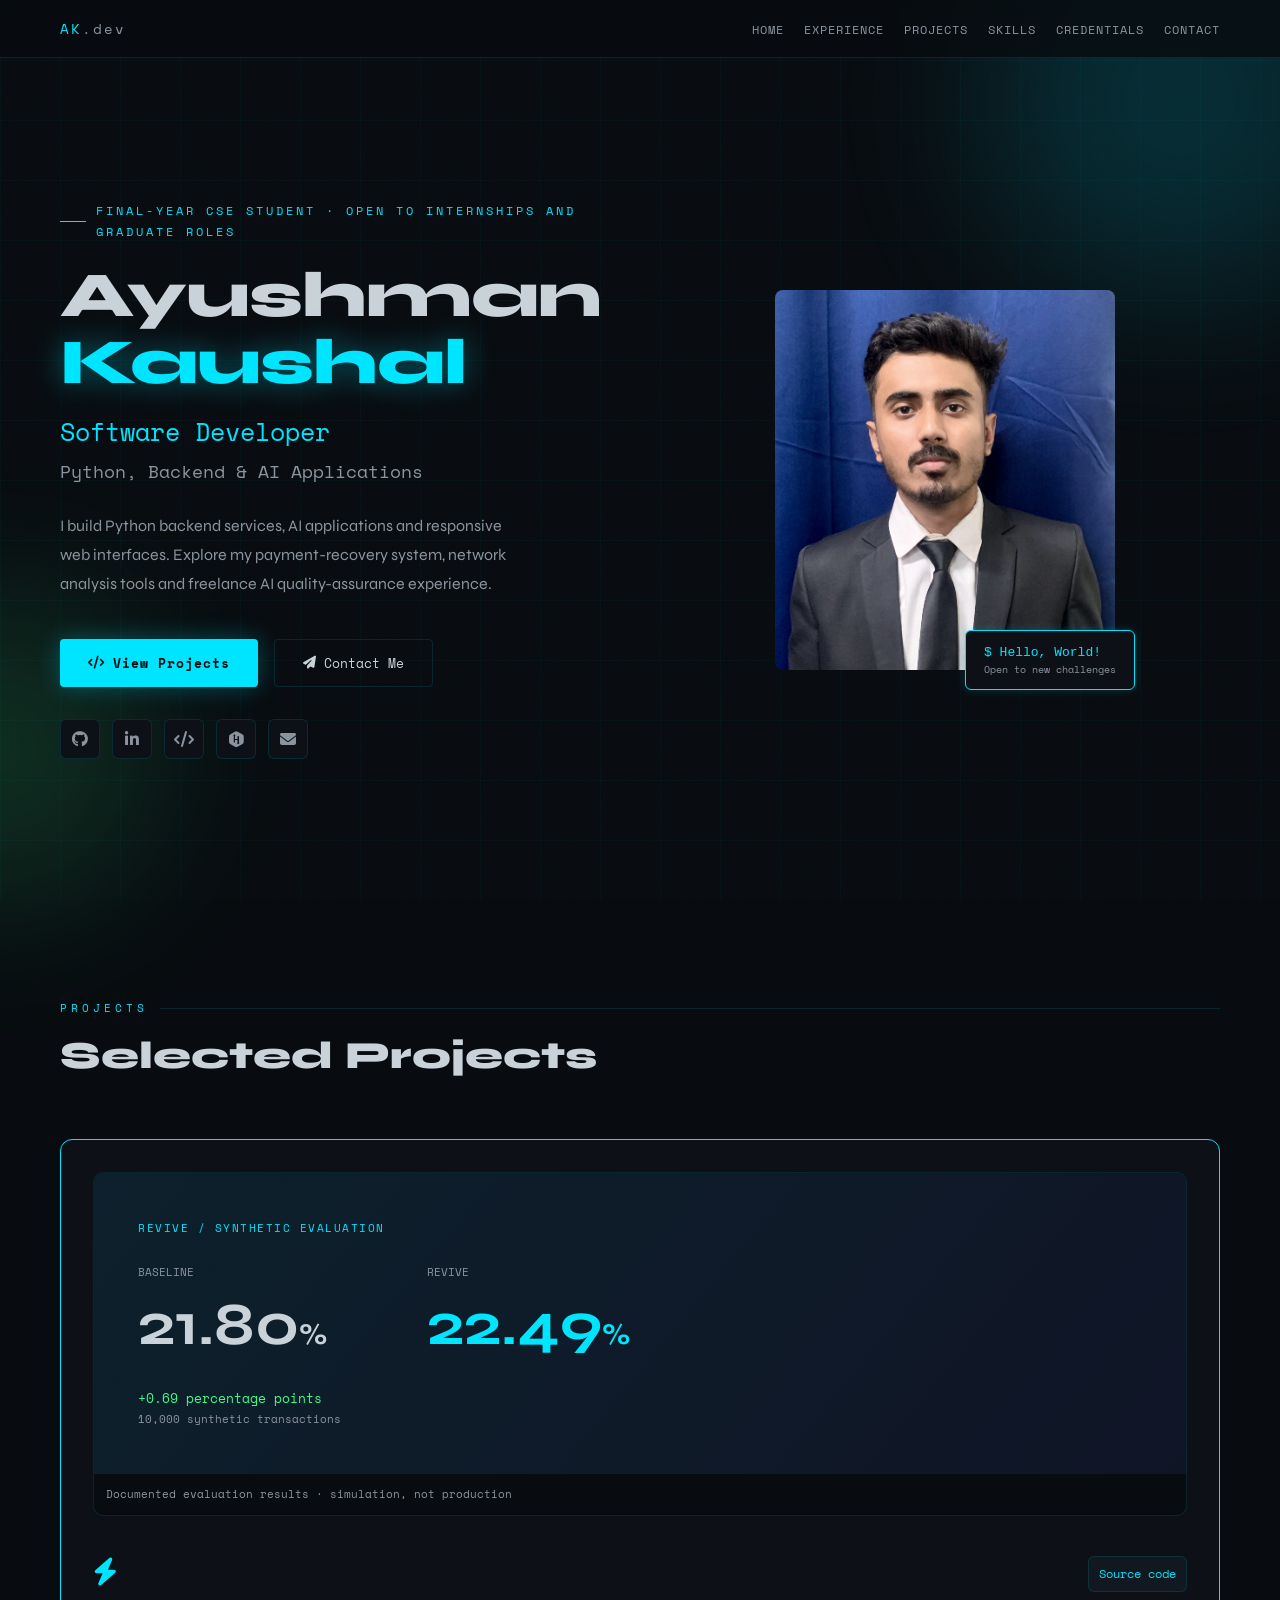
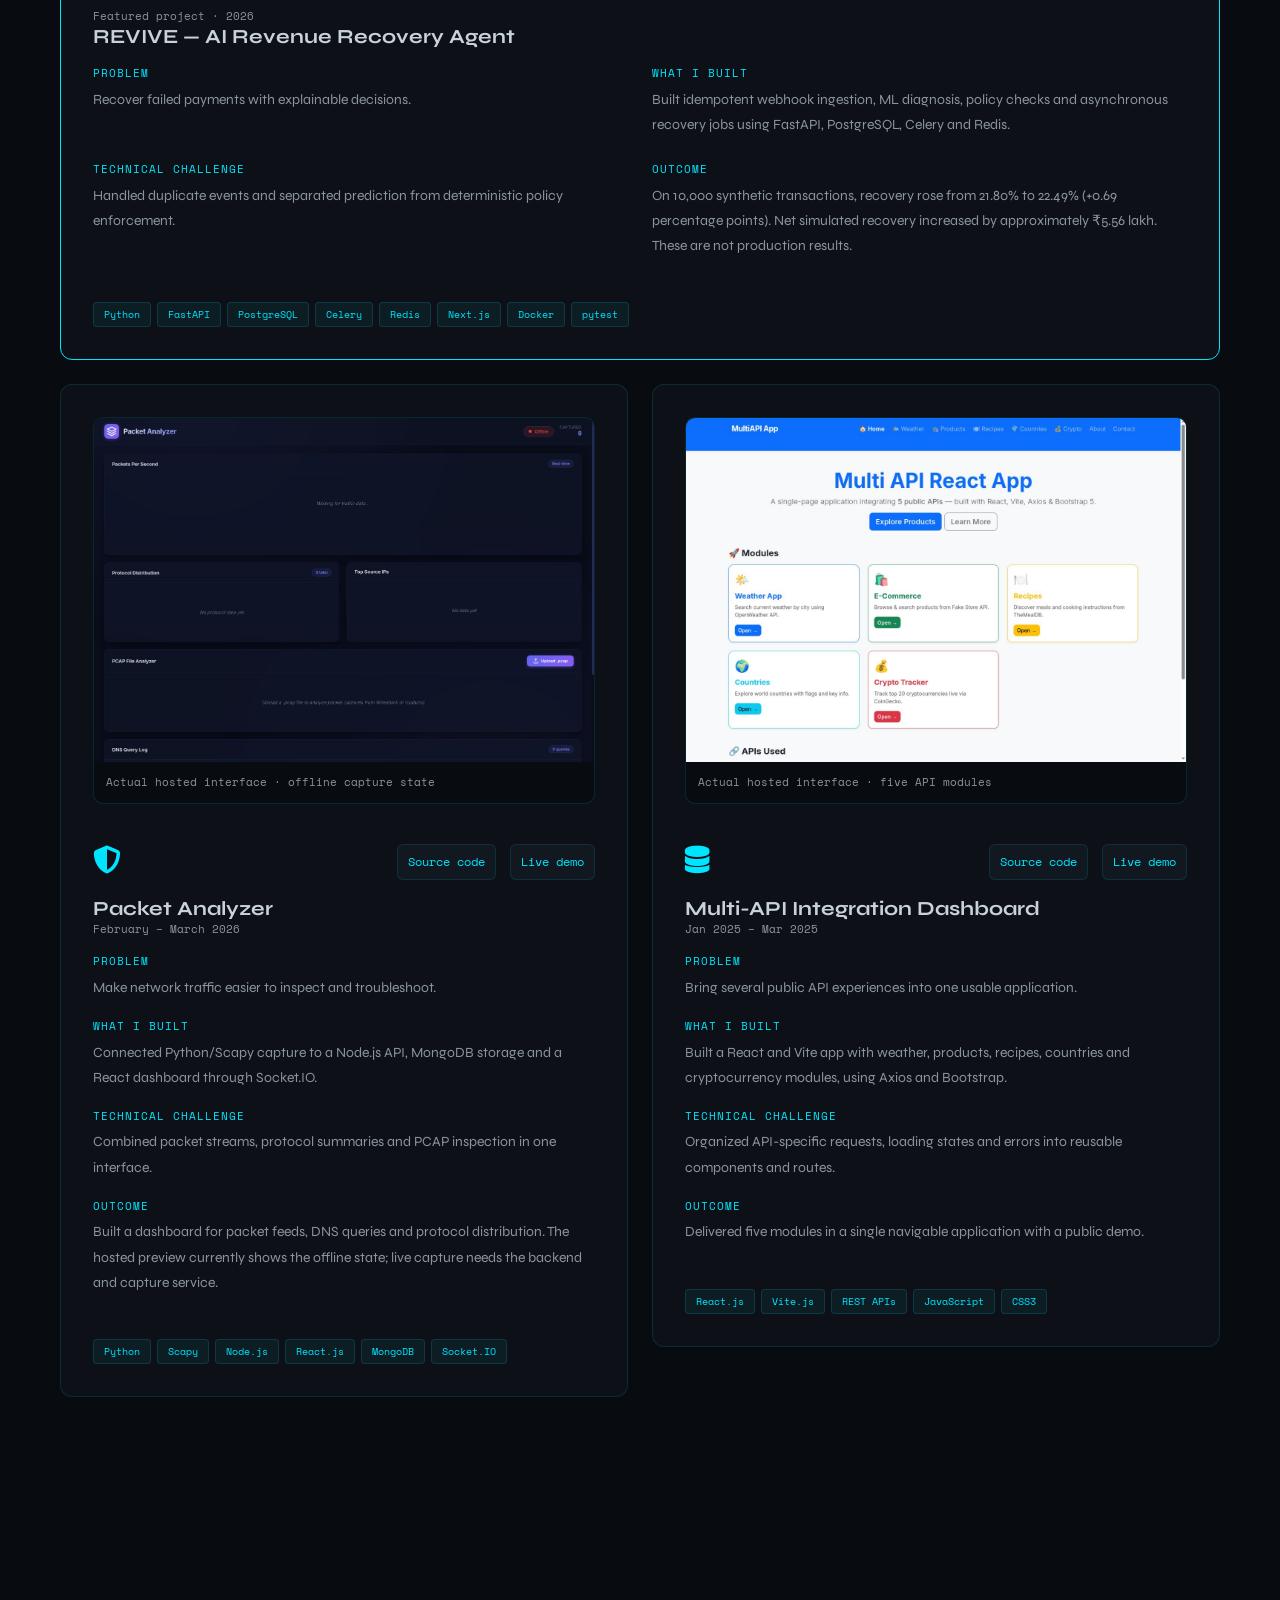
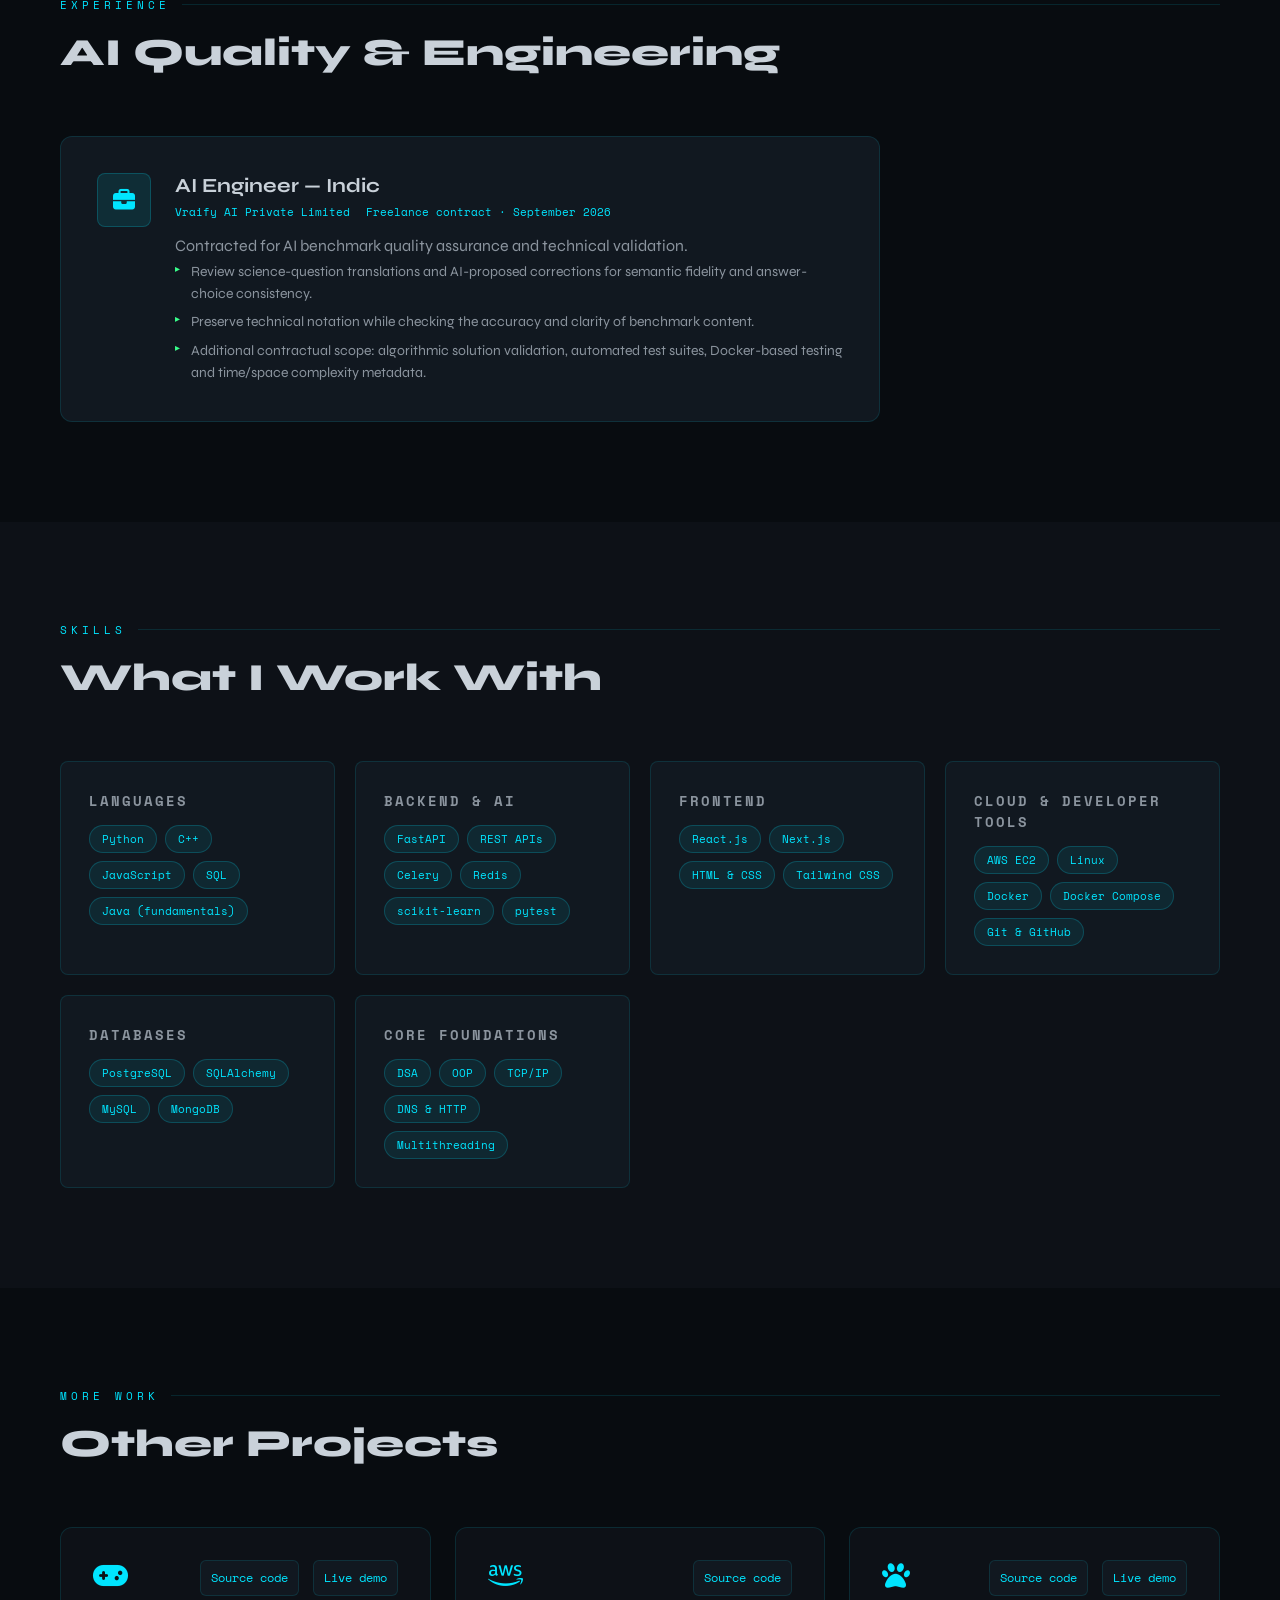
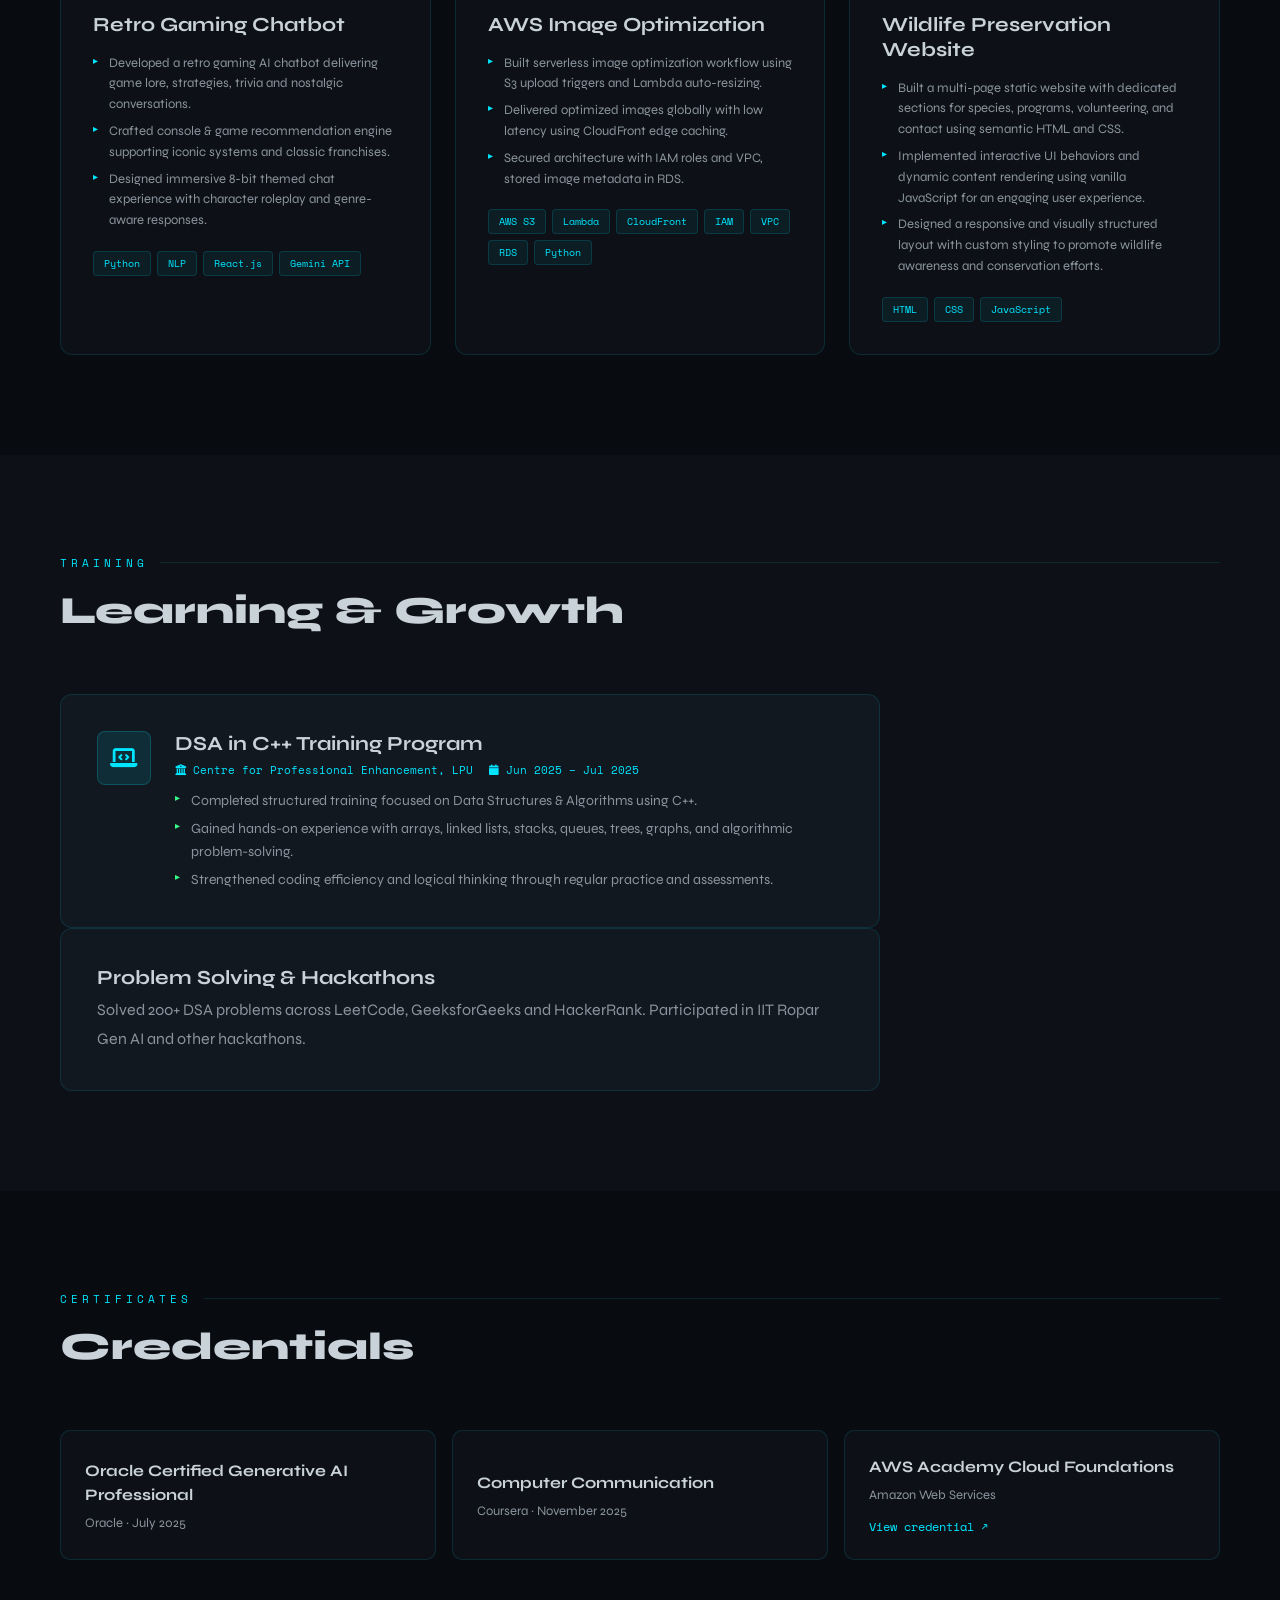
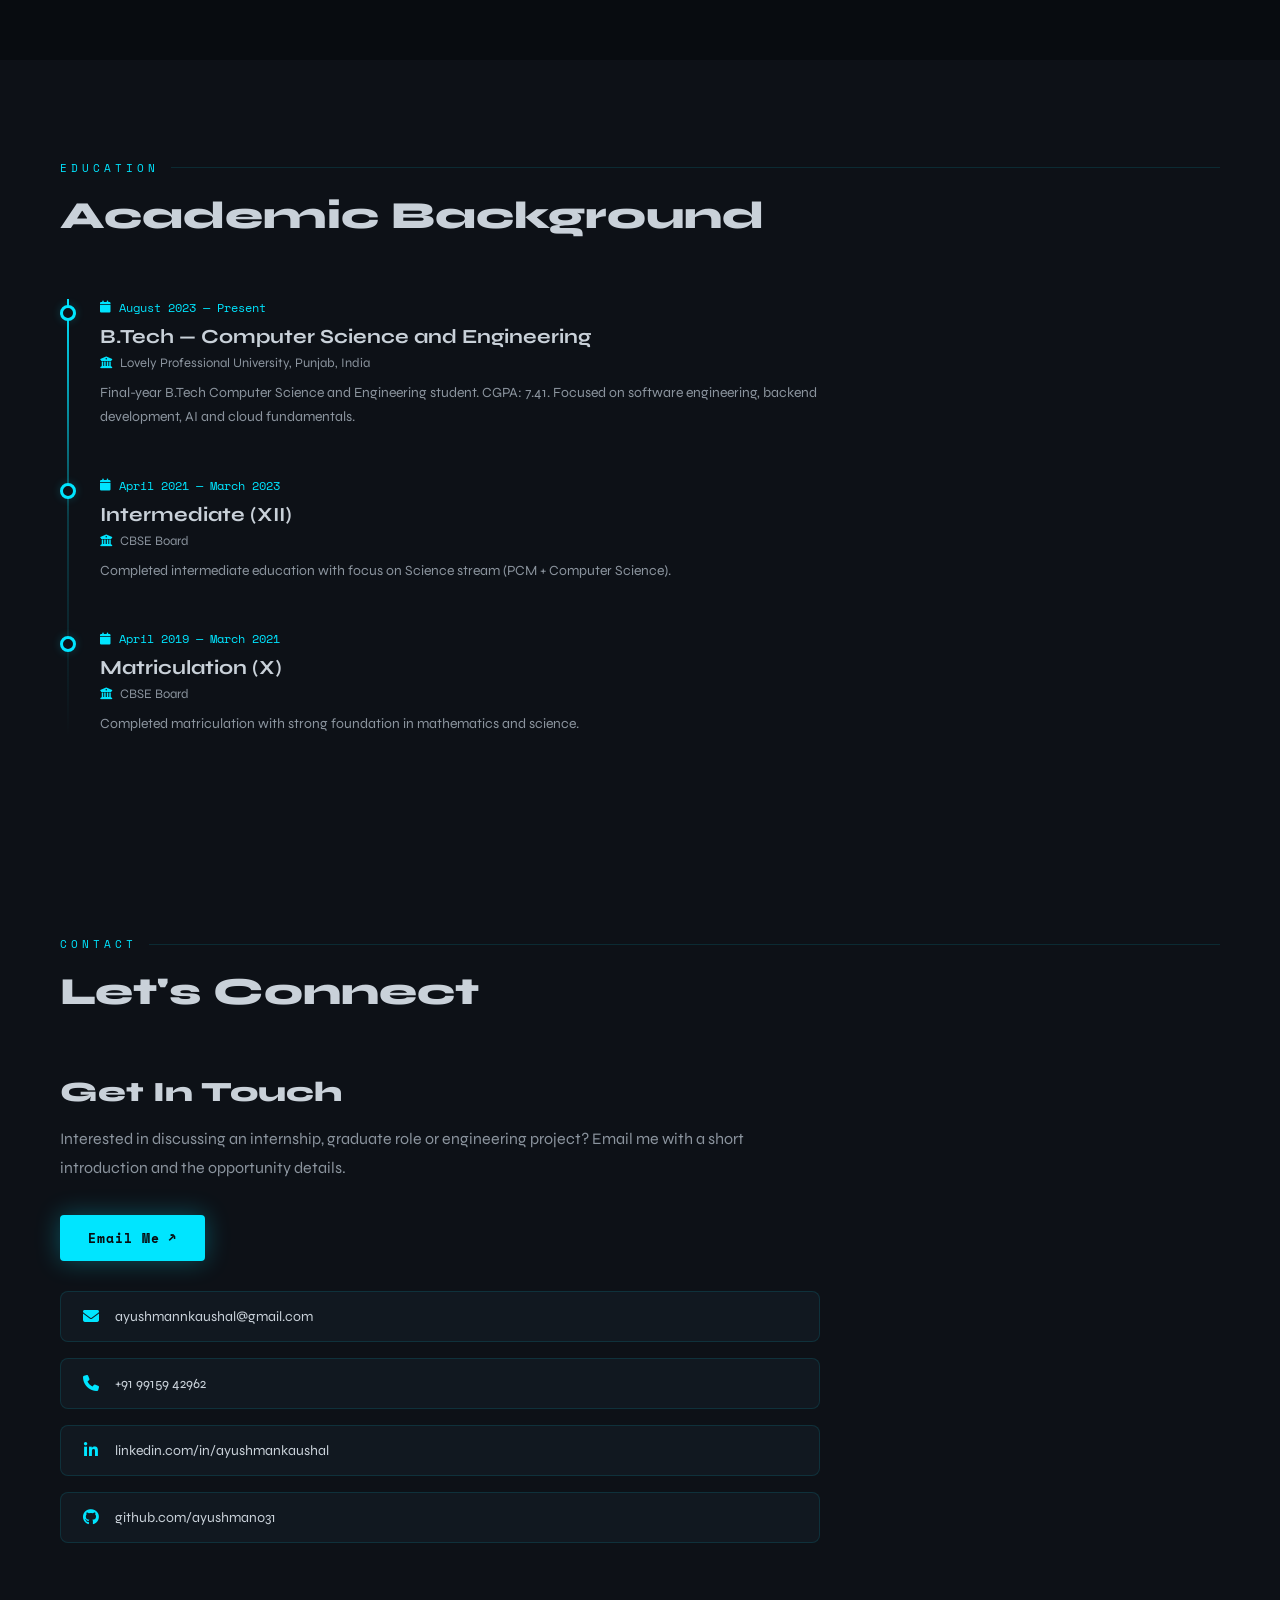
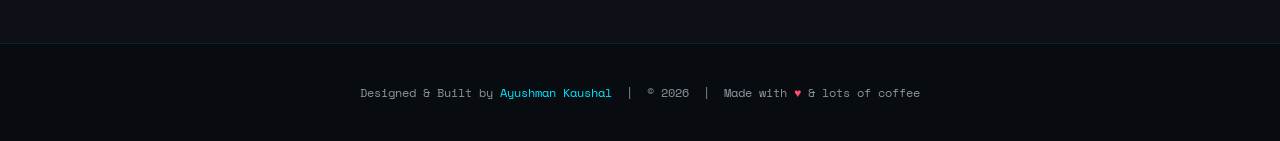
<file: index.html>
<!DOCTYPE html>

<html lang="en">
<head>
<meta charset="utf-8"/>
<meta content="width=device-width, initial-scale=1.0" name="viewport"/>
<title>Ayushman Kaushal | Software Developer · Backend &amp; AI</title>
<link href="https://fonts.googleapis.com" rel="preconnect"/>
<link href="https://fonts.googleapis.com/css2?family=Space+Mono:wght@400;700&amp;family=Syne:wght@400;600;700;800&amp;display=swap" rel="stylesheet"/>
<link href="https://cdnjs.cloudflare.com/ajax/libs/font-awesome/6.5.0/css/all.min.css" rel="stylesheet"/>
<link href="style.css" rel="stylesheet"/>
<meta content="Final-year CSE student building Python backends, AI applications and React interfaces. Explore selected projects, freelance experience and technical skills." name="description"/></head>
<body><a class="skip-link" href="#hero">Skip to content</a>
<!-- Floating Orbs -->
<div class="orb orb1"></div>
<div class="orb orb2"></div>
<nav id="navbar">
<div class="nav-logo">AK<span>.dev</span></div>
<ul class="nav-links" id="navLinks"><li><a href="#hero">Home</a></li><li><a href="#experience">Experience</a></li><li><a href="#projects">Projects</a></li><li><a href="#skills">Skills</a></li><li><a href="#certificates">Credentials</a></li><li><a href="#contact">Contact</a></li></ul>
<button aria-controls="navLinks" aria-expanded="false" aria-label="Toggle navigation" class="hamburger" id="hamburger" onclick="toggleMenu()" type="button">
<span></span>
<span></span>
<span></span>
</button>
</nav>
<section id="hero">
<div class="hero-left">
<div class="hero-tag">Final-year CSE student · Open to internships and graduate roles</div>
<h1 class="hero-name">
<span class="first">Ayushman<br/></span>
<span class="last">Kaushal</span>
</h1>
<p class="hero-role">Software Developer <span class="role-detail">Python, Backend &amp; AI Applications</span></p>
<p class="hero-desc">I build Python backend services, AI applications and responsive web interfaces. Explore my payment-recovery system, network analysis tools and freelance AI quality-assurance experience.</p>
<div class="hero-cta">
<a class="btn-primary" href="#projects">
<i class="fas fa-code"></i> View Projects
        </a>
<a class="btn-outline" href="#contact">
<i class="fas fa-paper-plane"></i> Contact Me
        </a>
</div>
<div class="hero-social">
<a class="social-link" href="https://github.com/ayushman031" rel="noopener noreferrer" target="_blank" title="GitHub">
<i class="fab fa-github"></i>
</a>
<a class="social-link" href="https://www.linkedin.com/in/ayushmankaushal/" rel="noopener noreferrer" target="_blank" title="LinkedIn">
<i class="fab fa-linkedin-in"></i>
</a>
<a class="social-link" href="https://leetcode.com/u/ayushmankaushal028/" rel="noopener noreferrer" target="_blank" title="LeetCode">
<i class="fas fa-code"></i>
</a>
<a class="social-link" href="https://www.hackerrank.com/profile/ayushmannkaushal" rel="noopener noreferrer" target="_blank" title="HackerRank">
<i class="fab fa-hackerrank"></i>
</a>
<a class="social-link" href="mailto:ayushmannkaushal@gmail.com" title="Email">
<i class="fas fa-envelope"></i>
</a>
</div>
</div>
<div class="hero-right">
<div class="photo-frame">
<img alt="Ayushman Kaushal" src="pfp.jpg"/>
<div class="photo-badge">
<code style="color:var(--cyan);font-size:13px;">$ Hello, World!</code>
<span>Open to new challenges</span>
</div>
</div>
</div>
</section><section id="projects">
<div class="section-label">Projects</div>
<h2 class="section-title">Selected Projects</h2>
<div class="projects-grid"><article class="project-card reveal featured-project"><figure class="project-preview"><div aria-label="Synthetic evaluation on ten thousand transactions: baseline recovery 21.80 percent, REVIVE 22.49 percent, an improvement of 0.69 percentage points." class="evaluation-visual" role="img"><span class="visual-kicker">REVIVE / SYNTHETIC EVALUATION</span><div class="evaluation-values"><div><small>BASELINE</small><strong>21.80<span>%</span></strong></div><div><small>REVIVE</small><strong>22.49<span>%</span></strong></div></div><div class="evaluation-delta">+0.69 percentage points <span>10,000 synthetic transactions</span></div></div><figcaption>Documented evaluation results · simulation, not production</figcaption></figure><div class="project-top"><div class="project-icon"><i class="fas fa-bolt"></i></div><div class="project-links"><a aria-label="Source code for REVIVE — AI Revenue Recovery Agent" href="https://github.com/ayushman031/revive-ai" rel="noopener noreferrer" target="_blank" title="REVIVE source code">Source code</a></div></div><div><div class="project-period">Featured project · 2026</div><h3>REVIVE — AI Revenue Recovery Agent</h3></div><dl class="case-study"><div><dt>Problem</dt><dd>Recover failed payments with explainable decisions.</dd></div><div><dt>What I built</dt><dd>Built idempotent webhook ingestion, ML diagnosis, policy checks and asynchronous recovery jobs using FastAPI, PostgreSQL, Celery and Redis.</dd></div><div><dt>Technical challenge</dt><dd>Handled duplicate events and separated prediction from deterministic policy enforcement.</dd></div><div><dt>Outcome</dt><dd>On 10,000 synthetic transactions, recovery rose from 21.80% to 22.49% (+0.69 percentage points). Net simulated recovery increased by approximately ₹5.56 lakh. These are not production results.</dd></div></dl><div class="tech-stack"><span class="tech-badge">Python</span><span class="tech-badge">FastAPI</span><span class="tech-badge">PostgreSQL</span><span class="tech-badge">Celery</span><span class="tech-badge">Redis</span><span class="tech-badge">Next.js</span><span class="tech-badge">Docker</span><span class="tech-badge">pytest</span></div></article><div class="project-card reveal"><figure class="project-preview"><a aria-label="Open full packet-analyzer screenshot" href="assets/packet-analyzer.jpg" rel="noopener noreferrer" target="_blank"><img alt="Packet Analyzer dashboard showing its offline state" height="932" loading="lazy" src="assets/packet-analyzer.jpg" width="1357"/></a><figcaption>Actual hosted interface · offline capture state</figcaption></figure>
<div class="project-top">
<div class="project-icon"><i class="fas fa-shield-halved"></i></div>
<div class="project-links">
<a aria-label="Source code for Packet Analyzer" href="https://github.com/ayushman031/packet-analyzer" rel="noopener noreferrer" target="_blank" title="GitHub">Source code</a>
<a aria-label="Live demo for Packet Analyzer" href="https://packet-analyzer-three.vercel.app/" rel="noopener noreferrer" target="_blank" title="Live">Live demo</a>
</div>
</div>
<div>
<h3>Packet Analyzer</h3>
<div class="project-period">February – March 2026</div>
</div>
<dl class="case-study"><div><dt>Problem</dt><dd>Make network traffic easier to inspect and troubleshoot.</dd></div><div><dt>What I built</dt><dd>Connected Python/Scapy capture to a Node.js API, MongoDB storage and a React dashboard through Socket.IO.</dd></div><div><dt>Technical challenge</dt><dd>Combined packet streams, protocol summaries and PCAP inspection in one interface.</dd></div><div><dt>Outcome</dt><dd>Built a dashboard for packet feeds, DNS queries and protocol distribution. The hosted preview currently shows the offline state; live capture needs the backend and capture service.</dd></div></dl><div class="tech-stack">
<span class="tech-badge">Python</span>
<span class="tech-badge">Scapy</span>
<span class="tech-badge">Node.js</span>
<span class="tech-badge">React.js</span>
<span class="tech-badge">MongoDB</span>
<span class="tech-badge">Socket.IO</span>
</div>
</div><div class="project-card reveal"><figure class="project-preview"><a aria-label="Open full multi-api screenshot" href="assets/multi-api.jpg" rel="noopener noreferrer" target="_blank"><img alt="Multi API React App homepage with five API modules" height="926" loading="lazy" src="assets/multi-api.jpg" width="1348"/></a><figcaption>Actual hosted interface · five API modules</figcaption></figure>
<div class="project-top">
<div class="project-icon"><i class="fa-solid fa-database"></i></div>
<div class="project-links">
<a aria-label="Source code for Multi-API Integration Dashboard" href="https://github.com/ayushman031/multi-api-react-app" rel="noopener noreferrer" target="_blank" title="GitHub">Source code</a>
<a aria-label="Live demo for Multi-API Integration Dashboard" href="https://multi-api-react-app.vercel.app/" rel="noopener noreferrer" target="_blank" title="Live">Live demo</a>
</div>
</div>
<div>
<h3>Multi-API Integration Dashboard</h3>
<div class="project-period">Jan 2025 – Mar 2025</div>
</div>
<dl class="case-study"><div><dt>Problem</dt><dd>Bring several public API experiences into one usable application.</dd></div><div><dt>What I built</dt><dd>Built a React and Vite app with weather, products, recipes, countries and cryptocurrency modules, using Axios and Bootstrap.</dd></div><div><dt>Technical challenge</dt><dd>Organized API-specific requests, loading states and errors into reusable components and routes.</dd></div><div><dt>Outcome</dt><dd>Delivered five modules in a single navigable application with a public demo.</dd></div></dl><div class="tech-stack">
<span class="tech-badge">React.js</span>
<span class="tech-badge">Vite.js</span>
<span class="tech-badge">REST APIs</span>
<span class="tech-badge">JavaScript</span>
<span class="tech-badge">CSS3</span>
</div>
</div></div>
</section><section id="experience"><div class="section-label">Experience</div><h2 class="section-title">AI Quality &amp; Engineering</h2><div class="training-card reveal"><div class="training-icon"><i class="fas fa-briefcase"></i></div><div><h3>AI Engineer — Indic</h3><div class="training-meta"><span>Vraify AI Private Limited</span><span>Freelance contract · September 2026</span></div><p>Contracted for AI benchmark quality assurance and technical validation.</p><ul><li>Review science-question translations and AI-proposed corrections for semantic fidelity and answer-choice consistency.</li><li>Preserve technical notation while checking the accuracy and clarity of benchmark content.</li><li>Additional contractual scope: algorithmic solution validation, automated test suites, Docker-based testing and time/space complexity metadata.</li></ul></div></div></section>
<section id="skills">
<div class="section-label">Skills</div>
<h2 class="section-title">What I Work With</h2>
<div class="skills-grid"><div class="skill-card reveal"><h4>Languages</h4><div class="skill-tags"><span class="skill-tag">Python</span><span class="skill-tag">C++</span><span class="skill-tag">JavaScript</span><span class="skill-tag">SQL</span><span class="skill-tag">Java (fundamentals)</span></div></div><div class="skill-card reveal"><h4>Backend &amp; AI</h4><div class="skill-tags"><span class="skill-tag">FastAPI</span><span class="skill-tag">REST APIs</span><span class="skill-tag">Celery</span><span class="skill-tag">Redis</span><span class="skill-tag">scikit-learn</span><span class="skill-tag">pytest</span></div></div><div class="skill-card reveal"><h4>Frontend</h4><div class="skill-tags"><span class="skill-tag">React.js</span><span class="skill-tag">Next.js</span><span class="skill-tag">HTML &amp; CSS</span><span class="skill-tag">Tailwind CSS</span></div></div><div class="skill-card reveal"><h4>Cloud &amp; Developer Tools</h4><div class="skill-tags"><span class="skill-tag">AWS EC2</span><span class="skill-tag">Linux</span><span class="skill-tag">Docker</span><span class="skill-tag">Docker Compose</span><span class="skill-tag">Git &amp; GitHub</span></div></div><div class="skill-card reveal"><h4>Databases</h4><div class="skill-tags"><span class="skill-tag">PostgreSQL</span><span class="skill-tag">SQLAlchemy</span><span class="skill-tag">MySQL</span><span class="skill-tag">MongoDB</span></div></div><div class="skill-card reveal"><h4>Core Foundations</h4><div class="skill-tags"><span class="skill-tag">DSA</span><span class="skill-tag">OOP</span><span class="skill-tag">TCP/IP</span><span class="skill-tag">DNS &amp; HTTP</span><span class="skill-tag">Multithreading</span></div></div></div>
</section><section id="other-projects"><div class="section-label">More Work</div><h2 class="section-title">Other Projects</h2><div class="projects-grid"><div class="project-card reveal">
<div class="project-top">
<div class="project-icon"><i class="fas fa-gamepad"></i></div>
<div class="project-links">
<a aria-label="Source code for Retro Gaming Chatbot" href="https://github.com/ayushman031/chatbot" rel="noopener noreferrer" target="_blank" title="GitHub">Source code</a>
<a aria-label="Live demo for Retro Gaming Chatbot" href="https://gsmingbot.vercel.app/" rel="noopener noreferrer" target="_blank" title="Live">Live demo</a>
</div>
</div>
<div>
<h3>Retro Gaming Chatbot</h3>
</div>
<ul>
<li>Developed a retro gaming AI chatbot delivering game lore, strategies, trivia and nostalgic conversations.
          </li>
<li>Crafted console &amp; game recommendation engine supporting iconic systems and classic franchises.</li>
<li>Designed immersive 8-bit themed chat experience with character roleplay and genre-aware responses.</li>
</ul>
<div class="tech-stack">
<span class="tech-badge">Python</span>
<span class="tech-badge">NLP</span>
<span class="tech-badge">React.js</span>
<span class="tech-badge">Gemini API</span>
</div>
</div><div class="project-card reveal">
<div class="project-top">
<div class="project-icon"><i class="fab fa-aws"></i></div>
<div class="project-links">
<a aria-label="Source code for AWS Image Optimization" href="https://github.com/ayushman031/img-optimization" rel="noopener noreferrer" target="_blank" title="GitHub">Source code</a>
</div>
</div>
<div>
<h3>AWS Image Optimization</h3>
</div>
<ul>
<li>Built serverless image optimization workflow using S3 upload triggers and Lambda auto-resizing.</li>
<li>Delivered optimized images globally with low latency using CloudFront edge caching.</li>
<li>Secured architecture with IAM roles and VPC, stored image metadata in RDS.</li>
</ul>
<div class="tech-stack">
<span class="tech-badge">AWS S3</span>
<span class="tech-badge">Lambda</span>
<span class="tech-badge">CloudFront</span>
<span class="tech-badge">IAM</span>
<span class="tech-badge">VPC</span>
<span class="tech-badge">RDS</span>
<span class="tech-badge">Python</span>
</div>
</div><div class="project-card reveal">
<div class="project-top">
<div class="project-icon"><i class="fa-solid fa-paw"></i></div>
<div class="project-links">
<a aria-label="Source code for Wildlife Preservation Website" href="https://github.com/ayushman031/wildlife-preservation" rel="noopener noreferrer" target="_blank" title="GitHub">Source code</a>
<a aria-label="Live demo for Wildlife Preservation Website" href="https://wildlifeindia.netlify.app/" rel="noopener noreferrer" target="_blank" title="Live">Live demo</a>
</div>
</div>
<div>
<h3>Wildlife Preservation Website</h3>
</div>
<ul>
<li>Built a multi-page static website with dedicated sections for species, programs, volunteering, and contact
            using semantic HTML and CSS.</li>
<li>Implemented interactive UI behaviors and dynamic content rendering using vanilla JavaScript for an
            engaging user experience.</li>
<li>Designed a responsive and visually structured layout with custom styling to promote wildlife awareness and
            conservation efforts.</li>
</ul>
<div class="tech-stack">
<span class="tech-badge">HTML</span>
<span class="tech-badge">CSS</span>
<span class="tech-badge">JavaScript</span>
</div>
</div></div></section>

<section id="training">
<div class="section-label">Training</div>
<h2 class="section-title">Learning &amp; Growth</h2>
<div class="training-card reveal">
<div class="training-icon"><i class="fas fa-laptop-code"></i></div>
<div>
<h3>DSA in C++ Training Program</h3>
<div class="training-meta">
<span><i class="fas fa-university"></i> Centre for Professional Enhancement, LPU</span>
<span><i class="fas fa-calendar"></i> Jun 2025 – Jul 2025</span>
</div>
<ul>
<li>Completed structured training focused on Data Structures &amp; Algorithms using C++.</li>
<li>Gained hands-on experience with arrays, linked lists, stacks, queues, trees, graphs, and algorithmic
            problem-solving.</li>
<li>Strengthened coding efficiency and logical thinking through regular practice and assessments.</li>
</ul>
</div>
</div>
<div class="training-card reveal"><div><h3>Problem Solving &amp; Hackathons</h3><p>Solved 200+ DSA problems across LeetCode, GeeksforGeeks and HackerRank. Participated in IIT Ropar Gen AI and other hackathons.</p></div></div></section>
<section id="certificates">
<div class="section-label">Certificates</div>
<h2 class="section-title">Credentials</h2>
<div class="certs-grid"><article class="cert-card reveal"><div><h3>Oracle Certified Generative AI Professional</h3><p>Oracle · July 2025</p></div></article><article class="cert-card reveal"><div><h3>Computer Communication</h3><p>Coursera · November 2025</p></div></article><article class="cert-card reveal"><div><h3>AWS Academy Cloud Foundations</h3><p>Amazon Web Services</p><a class="credential-link" href="https://www.credly.com/badges/ceba41ea-c266-4e83-8a52-253b212b01d8/" rel="noopener noreferrer" target="_blank">View credential ↗</a></div></article></div>
</section>
<section id="education">
<div class="section-label">Education</div>
<h2 class="section-title">Academic Background</h2>
<div class="education-timeline">
<div class="edu-item reveal">
<div class="edu-marker"></div>
<div class="edu-content">
<div class="edu-date"><i class="fas fa-calendar"></i> August 2023 — Present</div>
<h3>B.Tech — Computer Science and Engineering</h3>
<p class="edu-place"><i class="fas fa-university"></i> Lovely Professional University, Punjab, India</p>
<p class="edu-desc">Final-year B.Tech Computer Science and Engineering student. CGPA: 7.41. Focused on software engineering, backend development, AI and cloud fundamentals.</p>
</div>
</div>
<div class="edu-item reveal">
<div class="edu-marker"></div>
<div class="edu-content">
<div class="edu-date"><i class="fas fa-calendar"></i> April 2021 — March 2023</div>
<h3>Intermediate (XII)</h3>
<p class="edu-place"><i class="fas fa-university"></i> CBSE Board</p>
<p class="edu-desc">Completed intermediate education with focus on Science stream (PCM + Computer Science).</p>
</div>
</div>
<div class="edu-item reveal">
<div class="edu-marker"></div>
<div class="edu-content">
<div class="edu-date"><i class="fas fa-calendar"></i> April 2019 — March 2021</div>
<h3>Matriculation (X)</h3>
<p class="edu-place"><i class="fas fa-university"></i> CBSE Board</p>
<p class="edu-desc">Completed matriculation with strong foundation in mathematics and science.</p>
</div>
</div>
</div>
</section>
<section id="contact">
<div class="section-label">Contact</div>
<h2 class="section-title">Let's Connect</h2>
<div class="contact-inner direct-contact">
<div class="contact-info reveal">
<h3>Get In Touch</h3>
<p>Interested in discussing an internship, graduate role or engineering project? Email me with a short introduction and the opportunity details.</p><a class="btn-primary email-cta" href="mailto:ayushmannkaushal@gmail.com">Email Me <span aria-hidden="true">↗</span></a>
<div class="contact-items">
<div class="contact-item">
<i class="fas fa-envelope"></i>
<a href="mailto:ayushmannkaushal@gmail.com">ayushmannkaushal@gmail.com</a>
</div>
<div class="contact-item">
<i class="fas fa-phone"></i>
<a href="tel:+919915942962">+91 99159 42962</a>
</div>
<div class="contact-item">
<i class="fab fa-linkedin-in"></i>
<a href="https://www.linkedin.com/in/ayushmankaushal/" rel="noopener noreferrer" target="_blank">linkedin.com/in/ayushmankaushal</a>
</div>
<div class="contact-item">
<i class="fab fa-github"></i>
<a href="https://github.com/ayushman031" rel="noopener noreferrer" target="_blank">github.com/ayushman031</a>
</div>
</div>
</div>
</div>
</section>
<footer>
<p>
      Designed &amp; Built by <span>Ayushman Kaushal</span>
       |  © 2026
       |  Made with <span class="heart">♥</span> &amp; lots of coffee
    </p>
</footer>
<button aria-label="Back to top" id="btt" title="Back to top" type="button"><i class="fas fa-chevron-up"></i></button>
<!-- External JS -->
<script src="portfolio.js"></script>
</body>
</html>
</file>
<file: style.css>
:root {
  --bg: #080c10;
  --bg2: #0d1117;
  --bg3: #111820;
  --cyan: #00e5ff;
  --cyan2: #00b4cc;
  --green: #39ff8b;
  --yellow: #ffd166;
  --red: #ff4d6d;
  --text: #c9d1d9;
  --text2: #8b949e;
  --border: rgba(0, 229, 255, .12);
  --card: rgba(13, 17, 23, .85);
  --mono: 'Space Mono', monospace;
  --sans: 'Syne', sans-serif;
  --glow: 0 0 24px rgba(0, 229, 255, .3);
  --glow-sm: 0 0 10px rgba(0, 229, 255, .2);
}

*,
*::before,
*::after {
  margin: 0;
  padding: 0;
  box-sizing: border-box;
}

html {
  scroll-behavior: smooth;
}

body {
  font-family: var(--sans);
  background: var(--bg);
  color: var(--text);
  overflow-x: hidden;
  cursor: none;
}

a {
  text-decoration: none;
  color: inherit;
}

img {
  display: block;
  max-width: 100%;
}

::-webkit-scrollbar {
  width: 5px;
}

::-webkit-scrollbar-track {
  background: var(--bg);
}

::-webkit-scrollbar-thumb {
  background: var(--cyan2);
  border-radius: 9px;
}

#cursor {
  position: fixed;
  width: 12px;
  height: 12px;
  background: var(--cyan);
  border-radius: 50%;
  pointer-events: none;
  z-index: 99999;
  transform: translate(-50%, -50%);
  transition: transform .1s, width .2s, height .2s, opacity .2s;
  mix-blend-mode: screen;
}

#cursor-ring {
  position: fixed;
  width: 36px;
  height: 36px;
  border: 1px solid rgba(0, 229, 255, .5);
  border-radius: 50%;
  pointer-events: none;
  z-index: 99998;
  transform: translate(-50%, -50%);
  transition: all .15s ease;
}

body::before {
  content: '';
  position: fixed;
  inset: 0;
  z-index: 0;
  pointer-events: none;
  background-image: url("data:image/svg+xml,%3Csvg viewBox='0 0 256 256' xmlns='http://www.w3.org/2000/svg'%3E%3Cfilter id='n'%3E%3CfeTurbulence type='fractalNoise' baseFrequency='0.9' numOctaves='4' stitchTiles='stitch'/%3E%3C/filter%3E%3Crect width='100%25' height='100%25' filter='url(%23n)' opacity='0.04'/%3E%3C/svg%3E");
  background-size: 256px 256px;
  opacity: .4;
}

body::after {
  content: '';
  position: fixed;
  inset: 0;
  z-index: 0;
  pointer-events: none;
  background-image:
    linear-gradient(rgba(0, 229, 255, .03) 1px, transparent 1px),
    linear-gradient(90deg, rgba(0, 229, 255, .03) 1px, transparent 1px);
  background-size: 60px 60px;
}

nav {
  position: fixed;
  top: 0;
  left: 0;
  right: 0;
  z-index: 1000;
  display: flex;
  align-items: center;
  justify-content: space-between;
  padding: 18px 60px;
  background: rgba(8, 12, 16, .8);
  backdrop-filter: blur(16px);
  border-bottom: 1px solid var(--border);
  transition: padding .3s;
}

.nav-logo {
  font-family: var(--mono);
  font-size: 14px;
  color: var(--cyan);
  letter-spacing: 2px;
}

.nav-logo span {
  color: var(--text2);
}

.nav-links {
  display: flex;
  gap: 32px;
  list-style: none;
}

.nav-links a {
  font-family: var(--mono);
  font-size: 12px;
  color: var(--text2);
  letter-spacing: 1px;
  text-transform: uppercase;
  transition: color .2s;
  position: relative;
}

.nav-links a::after {
  content: '';
  position: absolute;
  bottom: -4px;
  left: 0;
  right: 0;
  height: 1px;
  background: var(--cyan);
  transform: scaleX(0);
  transition: transform .25s;
}

.nav-links a:hover {
  color: var(--cyan);
}

.nav-links a:hover::after {
  transform: scaleX(1);
}

.hamburger {
  display: none;
  flex-direction: column;
  gap: 5px;
  cursor: pointer;
}

.hamburger span {
  width: 24px;
  height: 1px;
  background: var(--cyan);
  transition: .3s;
}

#hero {
  min-height: 100vh;
  position: relative;
  z-index: 1;
  display: grid;
  grid-template-columns: 1fr 1fr;
  align-items: center;
  gap: 60px;
  padding: 120px 60px 60px;
}

.hero-tag {
  font-family: var(--mono);
  font-size: 12px;
  color: var(--cyan);
  letter-spacing: 3px;
  text-transform: uppercase;
  margin-bottom: 20px;
  display: flex;
  align-items: center;
  gap: 10px;
}

.hero-tag::before {
  content: '';
  width: 32px;
  height: 1px;
  background: var(--cyan);
}

.hero-name {
  font-size: clamp(40px, 5vw, 68px);
  font-weight: 800;
  line-height: 1.05;
  letter-spacing: -1px;
  margin-bottom: 16px;
}

.hero-name .first {
  color: var(--text);
}

.hero-name .last {
  color: var(--cyan);
  text-shadow: 0 0 30px rgba(0, 229, 255, .4);
}

.hero-role {
  font-family: var(--mono);
  font-size: 14px;
  color: var(--text2);
  margin-bottom: 28px;
}

.hero-role .typed-text {
  color: var(--green);
}

.hero-desc {
  font-size: 16px;
  color: var(--text2);
  line-height: 1.8;
  max-width: 460px;
  margin-bottom: 40px;
}

.hero-cta {
  display: flex;
  gap: 16px;
  flex-wrap: wrap;
}

.btn-primary {
  display: inline-flex;
  align-items: center;
  gap: 8px;
  padding: 13px 28px;
  border-radius: 4px;
  background: var(--cyan);
  color: var(--bg);
  font-family: var(--mono);
  font-size: 13px;
  font-weight: 700;
  letter-spacing: 1px;
  border: none;
  cursor: pointer;
  transition: all .25s;
  box-shadow: var(--glow);
}

.btn-primary:hover {
  background: transparent;
  color: var(--cyan);
  box-shadow: inset 0 0 0 1px var(--cyan), var(--glow);
}

.btn-outline {
  display: inline-flex;
  align-items: center;
  gap: 8px;
  padding: 13px 28px;
  border-radius: 4px;
  background: transparent;
  color: var(--text);
  font-family: var(--mono);
  font-size: 13px;
  border: 1px solid var(--border);
  cursor: pointer;
  transition: all .25s;
}

.btn-outline:hover {
  border-color: var(--cyan);
  color: var(--cyan);
}

.hero-social {
  display: flex;
  gap: 12px;
  margin-top: 32px;
}

.social-link {
  width: 40px;
  height: 40px;
  border-radius: 6px;
  border: 1px solid var(--border);
  background: var(--bg2);
  display: flex;
  align-items: center;
  justify-content: center;
  color: var(--text2);
  font-size: 16px;
  transition: all .25s;
}

.social-link:hover {
  border-color: var(--cyan);
  color: var(--cyan);
  box-shadow: var(--glow-sm);
  transform: translateY(-3px);
}

.hero-right {
  display: flex;
  justify-content: center;
  align-items: center;
  position: relative;
}

.photo-frame {
  position: relative;
  width: 340px;
  height: 380px;
}

.photo-frame img {
  width: 100%;
  height: 100%;
  object-fit: cover;
  object-position: top;
  border-radius: 8px;
  filter: grayscale(20%) contrast(1.05);
  position: relative;
  z-index: 2;
}

.photo-frame::before {
  display: none;
}

.photo-badge {
  position: absolute;
  bottom: -20px;
  right: -20px;
  z-index: 3;
  background: var(--bg2);
  border: 1px solid var(--cyan);
  border-radius: 6px;
  padding: 12px 18px;
  font-family: var(--mono);
  font-size: 12px;
  color: var(--cyan);
  box-shadow: var(--glow-sm);
}

.photo-badge span {
  display: block;
  color: var(--text2);
  font-size: 10px;
  margin-top: 2px;
}

.orb {
  position: absolute;
  border-radius: 50%;
  pointer-events: none;
  filter: blur(80px);
  opacity: .15;
  z-index: 0;
}

.orb1 {
  width: 400px;
  height: 400px;
  background: var(--cyan);
  top: -100px;
  right: -100px;
}

.orb2 {
  width: 300px;
  height: 300px;
  background: var(--green);
  bottom: 0;
  left: -150px;
}

section {
  position: relative;
  z-index: 1;
  padding: 100px 60px;
}

.section-label {
  font-family: var(--mono);
  font-size: 11px;
  letter-spacing: 4px;
  text-transform: uppercase;
  color: var(--cyan);
  display: flex;
  align-items: center;
  gap: 12px;
  margin-bottom: 16px;
}

.section-label::after {
  content: '';
  flex: 1;
  height: 1px;
  background: var(--border);
}

.section-title {
  font-size: clamp(28px, 3vw, 40px);
  font-weight: 800;
  color: var(--text);
  margin-bottom: 60px;
}

#skills {
  background: var(--bg2);
}

.skills-grid {
  display: grid;
  grid-template-columns: repeat(auto-fit, minmax(260px, 1fr));
  gap: 20px;
}

.skill-card {
  background: var(--bg3);
  border: 1px solid var(--border);
  border-radius: 8px;
  padding: 28px;
  transition: all .3s;
  position: relative;
  overflow: hidden;
}

.skill-card::before {
  content: '';
  position: absolute;
  top: 0;
  left: 0;
  right: 0;
  height: 2px;
  background: linear-gradient(90deg, var(--cyan), transparent);
  transform: scaleX(0);
  transform-origin: left;
  transition: transform .4s;
}

.skill-card:hover {
  border-color: var(--cyan);
  transform: translateY(-4px);
  box-shadow: var(--glow-sm);
}

.skill-card:hover::before {
  transform: scaleX(1);
}

.skill-card-icon {
  font-size: 24px;
  color: var(--cyan);
  margin-bottom: 16px;
}

.skill-card h4 {
  font-size: 14px;
  color: var(--text2);
  text-transform: uppercase;
  letter-spacing: 2px;
  font-family: var(--mono);
  margin-bottom: 14px;
}

.skill-tags {
  display: flex;
  flex-wrap: wrap;
  gap: 8px;
}

.skill-tag {
  padding: 5px 12px;
  border-radius: 100px;
  background: rgba(0, 229, 255, .08);
  border: 1px solid rgba(0, 229, 255, .2);
  font-family: var(--mono);
  font-size: 11px;
  color: var(--cyan);
  transition: all .2s;
}

.skill-tag:hover {
  background: rgba(0, 229, 255, .18);
}

.skill-tag.green {
  color: var(--green);
  background: rgba(57, 255, 139, .08);
  border-color: rgba(57, 255, 139, .2);
}

.skill-tag.green:hover {
  background: rgba(57, 255, 139, .18);
}

.skill-tag.yellow {
  color: var(--yellow);
  background: rgba(255, 209, 102, .08);
  border-color: rgba(255, 209, 102, .2);
}

.skill-tag.yellow:hover {
  background: rgba(255, 209, 102, .18);
}

.skill-tag.red {
  color: var(--red);
  background: rgba(255, 77, 109, .08);
  border-color: rgba(255, 77, 109, .2);
}

.skill-tag.soft {
  color: var(--text2);
  background: rgba(139, 148, 158, .08);
  border-color: rgba(139, 148, 158, .2);
}

.projects-grid {
  display: grid;
  grid-template-columns: repeat(auto-fit, minmax(340px, 1fr));
  gap: 24px;
}

.project-card {
  background: var(--bg2);
  border: 1px solid var(--border);
  border-radius: 12px;
  padding: 32px;
  display: flex;
  flex-direction: column;
  gap: 16px;
  transition: all .3s;
  position: relative;
  overflow: hidden;
}

.project-card::after {
  content: '';
  position: absolute;
  inset: 0;
  background: linear-gradient(135deg, rgba(0, 229, 255, .04) 0%, transparent 60%);
  opacity: 0;
  transition: .3s;
  pointer-events: none;
}

.project-card:hover {
  border-color: var(--cyan);
  transform: translateY(-6px);
  box-shadow: 0 20px 60px rgba(0, 0, 0, .5), var(--glow-sm);
}

.project-card:hover::after {
  opacity: 1;
}

.project-top {
  display: flex;
  align-items: flex-start;
  justify-content: space-between;
}

.project-icon {
  font-size: 28px;
  color: var(--cyan);
}

.project-links {
  display: flex;
  gap: 10px;
}

.project-links a {
  width: 34px;
  height: 34px;
  border-radius: 6px;
  border: 1px solid var(--border);
  background: var(--bg3);
  display: flex;
  align-items: center;
  justify-content: center;
  color: var(--text2);
  font-size: 14px;
  transition: all .2s;
}

.project-links a:hover {
  border-color: var(--cyan);
  color: var(--cyan);
}

.project-card h3 {
  font-size: 20px;
  font-weight: 700;
  color: var(--text);
}

.project-period {
  font-family: var(--mono);
  font-size: 11px;
  color: var(--text2);
}

.project-card p {
  font-size: 14px;
  color: var(--text2);
  line-height: 1.7;
  flex: 1;
}

.project-card ul {
  list-style: none;
  display: flex;
  flex-direction: column;
  gap: 6px;
}

.project-card ul li {
  font-size: 13px;
  color: var(--text2);
  line-height: 1.6;
  padding-left: 16px;
  position: relative;
}

.project-card ul li::before {
  content: '▸';
  position: absolute;
  left: 0;
  color: var(--cyan);
  font-size: 10px;
}

.tech-stack {
  display: flex;
  flex-wrap: wrap;
  gap: 6px;
  margin-top: 4px;
}

.tech-badge {
  padding: 4px 10px;
  border-radius: 4px;
  background: rgba(0, 229, 255, .06);
  border: 1px solid rgba(0, 229, 255, .15);
  font-family: var(--mono);
  font-size: 10px;
  color: var(--cyan);
}

#training {
  background: var(--bg2);
}

.training-card {
  background: var(--bg3);
  border: 1px solid var(--border);
  border-radius: 12px;
  padding: 36px;
  display: grid;
  grid-template-columns: auto 1fr;
  gap: 24px;
  align-items: start;
  max-width: 820px;
  transition: all .3s;
}

.training-card:hover {
  border-color: var(--cyan);
  box-shadow: var(--glow-sm);
}

.training-icon {
  width: 54px;
  height: 54px;
  border-radius: 8px;
  background: rgba(0, 229, 255, .1);
  border: 1px solid rgba(0, 229, 255, .2);
  display: flex;
  align-items: center;
  justify-content: center;
  font-size: 22px;
  color: var(--cyan);
}

.training-card h3 {
  font-size: 20px;
  font-weight: 700;
  color: var(--text);
  margin-bottom: 6px;
}

.training-meta {
  font-family: var(--mono);
  font-size: 11px;
  color: var(--cyan);
  margin-bottom: 12px;
  display: flex;
  gap: 16px;
  flex-wrap: wrap;
}

.training-card ul {
  list-style: none;
  display: flex;
  flex-direction: column;
  gap: 6px;
}

.training-card ul li {
  font-size: 14px;
  color: var(--text2);
  line-height: 1.6;
  padding-left: 16px;
  position: relative;
}

.training-card ul li::before {
  content: '▸';
  position: absolute;
  left: 0;
  color: var(--green);
  font-size: 10px;
}

.certs-grid {
  display: grid;
  grid-template-columns: repeat(auto-fit, minmax(240px, 1fr));
  gap: 16px;
}

.cert-card {
  background: var(--bg2);
  border: 1px solid var(--border);
  border-radius: 10px;
  padding: 24px;
  display: flex;
  align-items: center;
  gap: 16px;
  transition: all .3s;
}

.cert-card:hover {
  border-color: var(--yellow);
  transform: translateY(-3px);
}

.cert-icon {
  width: 44px;
  height: 44px;
  border-radius: 8px;
  flex-shrink: 0;
  background: rgba(255, 209, 102, .1);
  border: 1px solid rgba(255, 209, 102, .2);
  display: flex;
  align-items: center;
  justify-content: center;
  font-size: 18px;
  color: var(--yellow);
}

.cert-card h5 {
  font-size: 13px;
  font-weight: 700;
  color: var(--text);
  margin-bottom: 4px;
  line-height: 1.4;
}

.cert-card span {
  font-family: var(--mono);
  font-size: 10px;
  color: var(--text2);
}

#contact {
  background: var(--bg2);
}

.contact-inner {
  display: grid;
  grid-template-columns: 1fr 1fr;
  gap: 60px;
  align-items: start;
}

.contact-info h3 {
  font-size: 28px;
  font-weight: 800;
  margin-bottom: 16px;
}

.contact-info p {
  color: var(--text2);
  line-height: 1.8;
  margin-bottom: 32px;
}

.contact-items {
  display: flex;
  flex-direction: column;
  gap: 16px;
}

.contact-item {
  display: flex;
  align-items: center;
  gap: 14px;
  padding: 16px 20px;
  border-radius: 8px;
  background: var(--bg3);
  border: 1px solid var(--border);
  transition: all .25s;
}

.contact-item:hover {
  border-color: var(--cyan);
}

.contact-item i {
  color: var(--cyan);
  font-size: 16px;
  width: 20px;
  text-align: center;
}

.contact-item a,
.contact-item span {
  font-size: 14px;
  color: var(--text);
}

.contact-item a:hover {
  color: var(--cyan);
}

.contact-form {
  display: flex;
  flex-direction: column;
  gap: 14px;
}

.contact-form input,
.contact-form textarea {
  background: var(--bg3);
  border: 1px solid var(--border);
  border-radius: 6px;
  padding: 14px 18px;
  font-family: var(--sans);
  font-size: 14px;
  color: var(--text);
  outline: none;
  transition: border-color .25s;
  width: 100%;
}

.contact-form input::placeholder,
.contact-form textarea::placeholder {
  color: var(--text2);
}

.contact-form input:focus,
.contact-form textarea:focus {
  border-color: var(--cyan);
}

.contact-form textarea {
  resize: vertical;
  min-height: 130px;
}

.form-error {
  color: var(--red);
  font-family: var(--mono);
  font-size: 11px;
  margin-top: -8px;
  display: none;
}

.form-success-msg {
  display: none;
  text-align: center;
  font-family: var(--mono);
  font-size: 13px;
  color: var(--green);
  padding: 10px;
  border: 1px solid var(--green);
  border-radius: 6px;
}

footer {
  position: relative;
  z-index: 1;
  text-align: center;
  padding: 40px 60px;
  border-top: 1px solid var(--border);
  font-family: var(--mono);
  font-size: 12px;
  color: var(--text2);
}

footer span {
  color: var(--cyan);
}

footer .heart {
  color: var(--red);
}

.reveal {
  opacity: 0;
  transform: translateY(30px);
  transition: opacity .7s ease, transform .7s ease;
}

.reveal.visible {
  opacity: 1;
  transform: translateY(0);
}

#btt {
  position: fixed;
  bottom: 30px;
  right: 30px;
  z-index: 900;
  width: 42px;
  height: 42px;
  border-radius: 6px;
  background: var(--bg2);
  border: 1px solid var(--cyan);
  display: flex;
  align-items: center;
  justify-content: center;
  color: var(--cyan);
  font-size: 16px;
  cursor: pointer;
  opacity: 0;
  transform: translateY(10px);
  transition: all .3s;
  box-shadow: var(--glow-sm);
}

#btt.show {
  opacity: 1;
  transform: translateY(0);
}

#btt:hover {
  background: var(--cyan);
  color: var(--bg);
}

.cursor-blink {
  animation: blink 1s step-end infinite;
}

@keyframes blink {
  50% {
    opacity: 0;
  }
}

@media (max-width:900px) {
  nav {
    padding: 18px 24px;
  }

  .nav-links {
    display: none;
    flex-direction: column;
    position: absolute;
    top: 100%;
    left: 0;
    right: 0;
    background: var(--bg2);
    padding: 20px 24px;
    gap: 16px;
    border-bottom: 1px solid var(--border);
  }

  .nav-links.open {
    display: flex;
  }

  .hamburger {
    display: flex;
  }

  #hero {
    grid-template-columns: 1fr;
    padding: 120px 24px 60px;
    text-align: center;
  }

  .hero-tag {
    justify-content: center;
  }

  .hero-desc {
    margin: 0 auto 40px;
  }

  .hero-cta {
    justify-content: center;
  }

  .hero-social {
    justify-content: center;
  }

  .hero-right {
    margin-top: 40px;
  }

  .photo-frame {
    width: 260px;
    height: 300px;
  }

  section {
    padding: 70px 24px;
  }

  .contact-inner {
    grid-template-columns: 1fr;
  }

  footer {
    padding: 30px 24px;
  }
}

/* ─── Education Timeline ─── */
#education {
  background: var(--bg2);
}

.education-timeline {
  position: relative;
  padding-left: 40px;
  max-width: 820px;
}

.education-timeline::before {
  content: '';
  position: absolute;
  left: 7px;
  top: 0;
  bottom: 0;
  width: 2px;
  background: linear-gradient(180deg, var(--cyan), rgba(0, 229, 255, .2), transparent);
}

.edu-item {
  position: relative;
  padding-bottom: 48px;
}

.edu-item:last-child {
  padding-bottom: 0;
}

.edu-marker {
  position: absolute;
  left: -40px;
  top: 6px;
  width: 16px;
  height: 16px;
  border-radius: 50%;
  background: var(--bg2);
  border: 3px solid var(--cyan);
  box-shadow: var(--glow-sm);
  z-index: 2;
}

.edu-date {
  font-family: var(--mono);
  font-size: 12px;
  color: var(--cyan);
  margin-bottom: 8px;
  display: flex;
  align-items: center;
  gap: 8px;
}

.edu-content h3 {
  font-size: 20px;
  font-weight: 700;
  color: var(--text);
  margin-bottom: 6px;
}

.edu-place {
  font-size: 13px;
  color: var(--text2);
  margin-bottom: 10px;
  display: flex;
  align-items: center;
  gap: 8px;
}

.edu-place i {
  color: var(--cyan);
  font-size: 12px;
}

.edu-desc {
  font-size: 14px;
  color: var(--text2);
  line-height: 1.7;
}

@media (max-width:500px) {
  .projects-grid {
    grid-template-columns: 1fr;
  }

  .skills-grid {
    grid-template-columns: 1fr;
  }
}

/* Portfolio refresh */
.nav-links { gap: 20px; }
.hamburger { background: none; border: 0; padding: 8px; }
section { scroll-margin-top: 85px; }
.section-intro { color: var(--text2); line-height: 1.8; margin-bottom: 30px; max-width: 700px; }
#services .project-card p, #experience p, .training-card p { color: var(--text2); line-height: 1.8; }
.featured-project { border-color: var(--cyan); }
.contact-note { color: var(--text2); font-size: 13px; line-height: 1.7; overflow-wrap: anywhere; }
a:focus-visible, button:focus-visible, input:focus-visible, textarea:focus-visible { outline: 2px solid var(--cyan); outline-offset: 5px; }
@media (pointer: coarse) { body { cursor: auto; } #cursor, #cursor-ring { display: none; } }
@media (prefers-reduced-motion: reduce) { *, *::before, *::after { animation: none !important; transition: none !important; scroll-behavior: auto !important; } .reveal { opacity: 1; transform: none; } }

/* Recruiter-focused presentation and progressive enhancement. */
body { cursor: auto; }
.reveal { opacity: 1; transform: none; }
.hero-tag { max-width: 620px; line-height: 1.7; }
.hero-role { color: var(--cyan); font-size: clamp(18px, 2vw, 25px); line-height: 1.5; }
.role-detail { display: block; color: var(--text2); font-size: .7em; margin-top: 8px; }
.project-preview { margin: 0 0 24px; overflow: hidden; border: 1px solid var(--border); border-radius: 10px; background: var(--bg); }
.project-preview img { width: 100%; height: auto; aspect-ratio: 1348/926; object-fit: cover; object-position: top; }
.project-preview figcaption { font: 11px/1.6 var(--mono); color: var(--text2); padding: 12px; }
#projects .projects-grid { grid-template-columns: repeat(2, minmax(0, 1fr)); align-items: start; }
#projects .featured-project { grid-column: 1 / -1; }
.case-study { display: grid; gap: 18px; margin-bottom: 24px; }
.case-study dt { color: var(--cyan); font: 11px/1.5 var(--mono); text-transform: uppercase; letter-spacing: 1px; margin-bottom: 5px; }
.case-study dd { color: var(--text2); font-size: 14px; line-height: 1.8; }
.featured-project .case-study { grid-template-columns: repeat(2,minmax(0,1fr)); gap: 24px; }
.project-links { gap: 14px; flex-wrap: wrap; }
.project-links a { font: 12px/1.5 var(--mono); color: var(--cyan); }
.evaluation-visual { padding: clamp(20px,4vw,44px); background: linear-gradient(130deg,#0d202c,#101526); }
.visual-kicker { color: var(--cyan); font: 11px/1.6 var(--mono); letter-spacing: 1.5px; }
.evaluation-values { display: flex; gap: clamp(25px,8vw,100px); margin: 26px 0; }
.evaluation-values small { display: block; color: var(--text2); font: 11px var(--mono); }
.evaluation-values strong { display: block; font-size: clamp(26px,5vw,60px); color: var(--text); margin-top: 8px; }
.evaluation-values strong span { font-size: .5em; }
.evaluation-values > div:last-child strong { color: var(--cyan); }
.evaluation-delta { color: var(--green); font: 13px/1.8 var(--mono); }
.evaluation-delta span { display: block; color: var(--text2); font-size: 11px; }
.cert-card h3 { font-size: 16px; line-height: 1.5; margin-bottom: 8px; }
.cert-card p { color: var(--text2); font-size: 13px; }
.credential-link { display: inline-block; margin-top: 15px; color: var(--cyan); font: 12px var(--mono); }
.direct-contact { grid-template-columns: 1fr; max-width: 760px; }
.email-cta { margin: 0 0 30px; }
.contact-items a { overflow-wrap: anywhere; }
#btt { color: var(--cyan); }
.skip-link { position: fixed; left: 20px; top: -100px; z-index: 100000; background: var(--bg2); padding: 14px; }
.skip-link:focus { top: 12px; }
@media (max-width: 700px) {
  #projects .projects-grid, .featured-project .case-study { grid-template-columns: 1fr; }
  .hero-tag { font-size: 10px; letter-spacing: .5px; }
  .project-card { min-width: 0; }
  .evaluation-values { justify-content: space-between; }
}
.project-links a { width: auto; min-height: 36px; height: auto; padding: 8px 10px; white-space: nowrap; }
@media (max-width: 700px) { #other-projects .projects-grid { grid-template-columns: minmax(0, 1fr); } }
</file>
